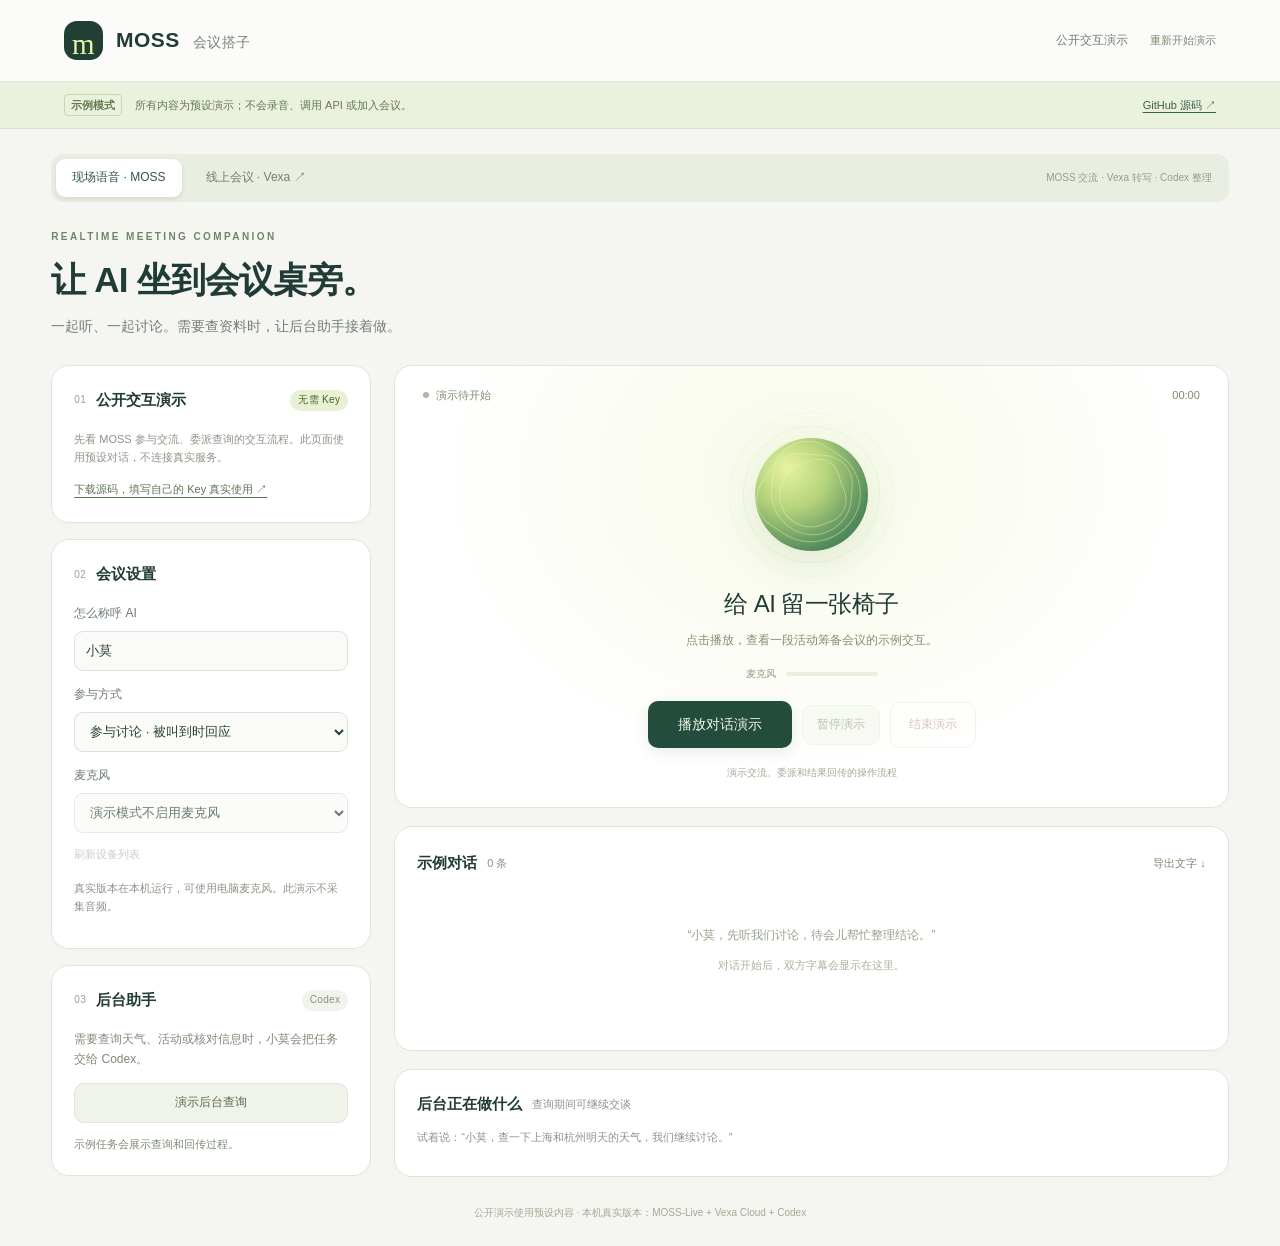
<file: demo/index.html>
<!doctype html>
<html lang="zh-CN">
<head><meta charset="utf-8"><meta name="viewport" content="width=device-width,initial-scale=1"><title>MOSS · 会议搭子</title><link rel="stylesheet" href="./style.css"></head>
<body>
  <header><div class="brand"><span class="brand-mark">m</span><span>MOSS<span class="brand-sub">会议搭子</span></span></div><div class="header-right"><span class="local-tag">公开交互演示</span><button class="text-button" id="shutdown">重新开始演示</button></div></header><div class="demo-banner"><strong>示例模式</strong><span>所有内容为预设演示；不会录音、调用 API 或加入会议。</span><a href="https://github.com/kechangyuan3/-ai" target="_blank" rel="noopener noreferrer">GitHub 源码 ↗</a></div>
  <main>
    <nav class="service-nav" aria-label="会议方式"><a href="./index.html" aria-current="page">现场语音 · MOSS</a><a href="./vexa.html">线上会议 · Vexa ↗</a><span>MOSS 交流 · Vexa 转写 · Codex 整理</span></nav>
    <section class="intro"><div class="eyebrow">REALTIME MEETING COMPANION</div><h1>让 AI 坐到会议桌旁。</h1><p>一起听、一起讨论。需要查资料时，让后台助手接着做。</p></section>
    <div class="layout">
      <aside>
        <section class="card setup"><div class="section-title"><span class="step">01</span><h2>公开交互演示</h2><span class="badge ready">无需 Key</span></div><p class="muted small">先看 MOSS 参与交流、委派查询的交互流程。此页面使用预设对话，不连接真实服务。</p><a href="https://github.com/kechangyuan3/-ai#本地真实使用" target="_blank" rel="noopener noreferrer">下载源码，填写自己的 Key 真实使用 ↗</a></section>
        <section class="card"><div class="section-title"><span class="step">02</span><h2>会议设置</h2></div><label for="nickname">怎么称呼 AI</label><input id="nickname" value="小莫" maxlength="20"><label for="mode">参与方式</label><select id="mode"><option value="participate">参与讨论 · 被叫到时回应</option><option value="listen">安静旁听 · 被叫到时总结</option></select><label for="microphone">麦克风</label><select id="microphone" disabled><option value="">演示模式不启用麦克风</option></select><button id="refresh-devices" disabled class="text-button refresh">刷新设备列表</button><p class="muted small">真实版本在本机运行，可使用电脑麦克风。此演示不采集音频。</p></section>
        <section class="card backend"><div class="section-title"><span class="step">03</span><h2>后台助手</h2><span class="badge" id="backend-badge">Codex</span></div><p>需要查询天气、活动或核对信息时，小莫会把任务交给 Codex。</p><button id="test-backend" class="secondary full">演示后台查询</button><p id="backend-message" class="feedback" role="status">示例任务会展示查询和回传过程。</p></section>
      </aside>
      <div class="main-column">
        <section class="card meeting" id="meeting-panel"><div class="meeting-top"><div><span class="live-dot" id="live-dot"></span><span id="connection-label">演示待开始</span></div><time id="duration">00:00</time></div><div class="orb-wrap"><div class="orb" id="orb"><span></span><span></span><span></span></div></div><h2 id="meeting-title">给 AI 留一张椅子</h2><p id="meeting-subtitle">点击播放，查看一段活动筹备会议的示例交互。</p><div class="sound-level"><span>麦克风</span><meter id="mic-level" min="0" max="1" value="0"></meter></div><div class="controls"><button id="start" class="primary">播放对话演示</button><button id="mute" class="secondary" disabled>暂停演示</button><button id="stop" class="danger" disabled>结束演示</button></div><p class="live-hint">演示交流、委派和结果回传的操作流程</p><div id="notice" class="notice" role="status" hidden></div></section>
        <section class="card transcript-card"><div class="section-title"><h2>示例对话</h2><span id="transcript-count" class="muted small">0 条</span><button id="export" class="text-button push-right">导出文字 ↓</button></div><div id="transcript" aria-live="polite"><div class="empty" id="empty"><span>“小莫，先听我们讨论，待会儿帮忙整理结论。”</span><p>对话开始后，双方字幕会显示在这里。</p></div></div></section>
        <section class="card tasks-card"><div class="section-title"><h2>后台正在做什么</h2><span class="muted small">查询期间可继续交谈</span></div><div id="tasks"><p class="muted small" id="tasks-empty">试着说：“小莫，查一下上海和杭州明天的天气，我们继续讨论。”</p></div></section>
      </div>
    </div>
    <footer>公开演示使用预设内容 · 本机真实版本：MOSS-Live + Vexa Cloud + Codex</footer>
  </main>
  <script type="module" src="./demo-moss.js"></script>
</body>
</html>
</file>
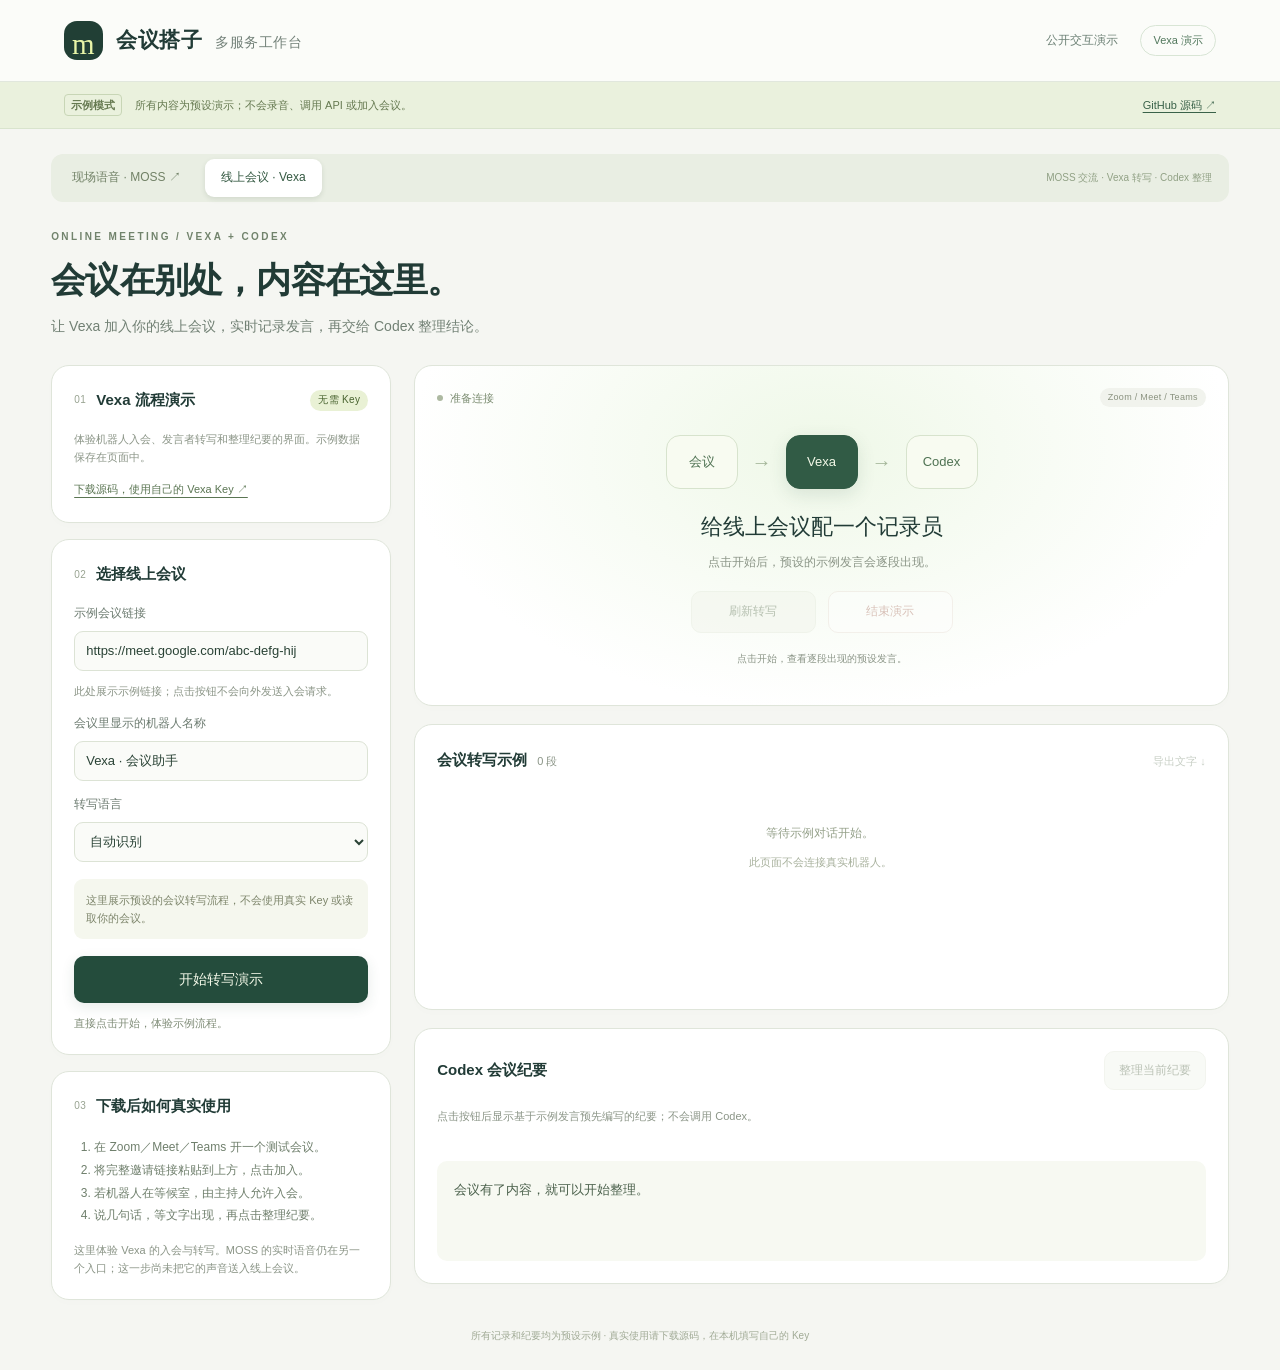
<file: demo/vexa.html>
<!doctype html>
<html lang="zh-CN">
<head><meta charset="utf-8"><meta name="viewport" content="width=device-width,initial-scale=1"><title>Vexa · 线上会议</title><link rel="stylesheet" href="./style.css"><link rel="stylesheet" href="./vexa.css"></head>
<body>
  <header><div class="brand"><span class="brand-mark">m</span><span>会议搭子<span class="brand-sub">多服务工作台</span></span></div><div class="header-right"><span class="local-tag">公开交互演示</span><span class="cloud-label">Vexa 演示</span></div></header><div class="demo-banner"><strong>示例模式</strong><span>所有内容为预设演示；不会录音、调用 API 或加入会议。</span><a href="https://github.com/kechangyuan3/-ai" target="_blank" rel="noopener noreferrer">GitHub 源码 ↗</a></div>
  <main>
    <nav class="service-nav" aria-label="会议方式"><a href="./index.html">现场语音 · MOSS ↗</a><a href="./vexa.html" aria-current="page">线上会议 · Vexa</a><span>MOSS 交流 · Vexa 转写 · Codex 整理</span></nav>
    <section class="intro"><div class="eyebrow">ONLINE MEETING / VEXA + CODEX</div><h1>会议在别处，内容在这里。</h1><p>让 Vexa 加入你的线上会议，实时记录发言，再交给 Codex 整理结论。</p></section>
    <div class="layout vexa-layout">
      <aside>
        <section class="card setup"><div class="section-title"><span class="step">01</span><h2>Vexa 流程演示</h2><span class="badge ready">无需 Key</span></div><p class="muted small">体验机器人入会、发言者转写和整理纪要的界面。示例数据保存在页面中。</p><a href="https://github.com/kechangyuan3/-ai#本地真实使用" target="_blank" rel="noopener noreferrer">下载源码，使用自己的 Vexa Key ↗</a></section>
        <section class="card"><div class="section-title"><span class="step">02</span><h2>选择线上会议</h2></div><label for="meeting-url">示例会议链接</label><input id="meeting-url" value="https://meet.google.com/abc-defg-hij" type="url" autocomplete="off" placeholder="https://…" spellcheck="false"><p class="muted small">此处展示示例链接；点击按钮不会向外发送入会请求。</p><label for="bot-name">会议里显示的机器人名称</label><input id="bot-name" value="Vexa · 会议助手" maxlength="60"><label for="vexa-language">转写语言</label><select id="vexa-language"><option value="">自动识别</option><option value="zh">中文</option><option value="en">英文</option></select><p class="consent-note">这里展示预设的会议转写流程，不会使用真实 Key 或读取你的会议。</p><button id="vexa-start" class="primary full">开始转写演示</button><p class="feedback" id="vexa-action-message" role="status">直接点击开始，体验示例流程。</p></section>
        <section class="card how-card"><div class="section-title"><span class="step">03</span><h2>下载后如何真实使用</h2></div><ol><li>在 Zoom／Meet／Teams 开一个测试会议。</li><li>将完整邀请链接粘贴到上方，点击加入。</li><li>若机器人在等候室，由主持人允许入会。</li><li>说几句话，等文字出现，再点击整理纪要。</li></ol><p class="muted small">这里体验 Vexa 的入会与转写。MOSS 的实时语音仍在另一个入口；这一步尚未把它的声音送入线上会议。</p></section>
      </aside>
      <div class="main-column">
        <section class="card vexa-connection"><div class="meeting-top"><div><span class="live-dot" id="vexa-live-dot"></span><span id="vexa-status">准备连接</span></div><span class="badge">Zoom / Meet / Teams</span></div><div class="connection-graphic" aria-hidden="true"><span>会议</span><i>→</i><span>Vexa</span><i>→</i><span>Codex</span></div><h2 id="vexa-title">给线上会议配一个记录员</h2><p class="muted" id="vexa-description">点击开始后，预设的示例发言会逐段出现。</p><div class="vexa-controls"><button id="vexa-refresh" class="secondary" disabled>刷新转写</button><button id="vexa-stop" class="danger" disabled>结束演示</button></div><p class="muted small" id="vexa-sync">点击开始，查看逐段出现的预设发言。</p><div class="notice" id="vexa-notice" role="status" hidden></div></section>
        <section class="card transcript-card"><div class="section-title"><h2>会议转写示例</h2><span class="muted small" id="vexa-count">0 段</span><button id="vexa-export" class="text-button push-right" disabled>导出文字 ↓</button></div><div id="vexa-transcript" aria-live="polite"><div class="empty"><span>等待示例对话开始。</span><p>此页面不会连接真实机器人。</p></div></div></section>
        <section class="card summary-card"><div class="section-title"><h2>Codex 会议纪要</h2><button id="vexa-summarize" class="secondary push-right" disabled>整理当前纪要</button></div><p class="muted small">点击按钮后显示基于示例发言预先编写的纪要；不会调用 Codex。</p><p class="feedback" id="vexa-summary-message" role="status"></p><pre id="vexa-summary">会议有了内容，就可以开始整理。</pre></section>
      </div>
    </div>
    <footer>所有记录和纪要均为预设示例 · 真实使用请下载源码，在本机填写自己的 Key</footer>
  </main>
  <script type="module" src="./demo-vexa.js"></script>
</body>
</html>
</file>
<file: demo/style.css>
@font-face{font-family:LocalUI;src:local("Microsoft YaHei UI")}*{box-sizing:border-box}body{margin:0;background:#f5f6f2;color:#213b36;font-family:LocalUI,"Segoe UI",sans-serif;font-size:14px;line-height:1.65}header{height:82px;display:flex;align-items:center;justify-content:space-between;padding:0 5%;border-bottom:1px solid #e1e7dd;background:#fbfcf9}.brand{display:flex;align-items:center;gap:13px;font-size:21px;font-weight:700;letter-spacing:.5px}.brand-mark{display:grid;place-items:center;width:39px;height:39px;border-radius:13px;background:#213f35;color:#e8f5a8;font-family:Georgia,serif;font-size:29px;font-weight:400}.brand-sub{font-size:14px;font-weight:400;margin-left:13px;color:#74827a}.header-right{display:flex;align-items:center;gap:22px}.local-tag{font-size:12px;color:#6c8075}main{max-width:1360px;margin:auto;padding:37px 4% 20px}.eyebrow{font-size:10px;letter-spacing:2.4px;color:#71836c;font-weight:700}.intro h1{font-size:35px;letter-spacing:-.8px;font-weight:600;margin:6px 0}.intro p{color:#718074;margin:6px 0 27px;font-size:14px}.layout{display:grid;grid-template-columns:320px minmax(0,1fr);gap:23px}aside{display:flex;flex-direction:column;gap:16px}.card{border:1px solid #dfe5da;border-radius:18px;background:#fff;padding:22px;box-shadow:0 3px 10px #2a4b3d03}.section-title{display:flex;align-items:center;gap:10px;margin-bottom:17px}.section-title h2{font-size:15px;font-weight:600;margin:0}.step{font-size:10px;letter-spacing:.5px;color:#98a391}.badge{font-size:10px;letter-spacing:.3px;padding:2px 8px;border-radius:20px;background:#f1f3ed;color:#89917e;margin-left:auto;white-space:nowrap}.badge.ready{background:#e9f1d5;color:#46612d}label{display:block;font-size:12px;color:#6c7b70;margin:14px 0 7px}input,select{width:100%;height:40px;border:1px solid #dce3d5;border-radius:9px;padding:0 11px;font:inherit;font-size:13px;color:#294235;background:#fafbf8;outline:none}input:focus,select:focus{border-color:#739365;box-shadow:0 0 0 3px #91ac651c}.key-line{display:flex;gap:7px}.key-line input{min-width:0}.key-line button{flex-shrink:0}.muted{color:#8b9587}.small{font-size:11px}.setup a{font-size:11px;color:#5a7552;text-underline-offset:4px}.feedback{font-size:11px;margin:11px 0 0;color:#7f8c77;min-height:17px;overflow-wrap:anywhere}.feedback.error{color:#b95747}.feedback.ok{color:#4b7a3c}.backend p{font-size:12px;color:#7e8b78;margin:0 0 14px}.backend .feedback{margin:12px 0 0;font-size:11px}button{font:inherit;font-size:12px;border:0;border-radius:10px;cursor:pointer;transition:background .15s,transform .15s}button:hover:not(:disabled){transform:translateY(-1px)}button:disabled{cursor:default;opacity:.4}.text-button{padding:5px 0;background:transparent;color:#778970;font-size:11px}.refresh{margin-top:7px}.secondary{padding:9px 14px;background:#f0f3e9;color:#54694a;border:1px solid #e0e6d7}.secondary:hover:not(:disabled){background:#e5edda}.primary{padding:12px 30px;background:#244c3c;color:#f4f9e9;font-size:14px;box-shadow:0 4px 14px #224d3b1c}.primary:hover:not(:disabled){background:#326048}.danger{padding:12px 18px;background:#fff;color:#aa6c5e;border:1px solid #e9ddd6}.full{width:100%}.push-right{margin-left:auto}.main-column{display:flex;flex-direction:column;gap:18px;min-width:0}.meeting{background:radial-gradient(ellipse at 50% 25%,#f6fae8 0%,#fff 64%);min-height:426px;text-align:center;padding:20px 28px 25px}.meeting-top{display:flex;align-items:center;justify-content:space-between;font-size:11px;color:#7c8d72}.meeting-top>div{display:flex;gap:7px;align-items:center}.live-dot{width:6px;height:6px;border-radius:100%;background:#adb9a1}.live-dot.active{background:#5a8b3a;box-shadow:0 0 0 4px #8fb46122}time{font-variant-numeric:tabular-nums}.orb-wrap{height:180px;display:grid;place-items:center}.orb{width:113px;height:113px;border-radius:100%;position:relative;background:radial-gradient(circle at 28% 26%,#e6f3a0 0%,#b7d57b 35%,#5d9161 75%,#3d785b 100%);box-shadow:inset -8px -10px 30px #1b644331,0 14px 38px #8fa85a33}.orb:before{content:"";position:absolute;inset:-12px;border:1px solid #a3b67420;border-radius:100%}.orb:after{content:"";position:absolute;inset:-26px;border:1px solid #b7c39716;border-radius:100%}.orb span{position:absolute;inset:8px;border-radius:43% 57% 62% 38%;border:1px solid #eaf7bd66;transform:rotate(34deg)}.orb span:nth-child(2){inset:16px;transform:rotate(94deg)}.orb span:nth-child(3){inset:24px;transform:rotate(160deg)}.orb.listening{animation:breathe 4s ease-in-out infinite}.orb.speaking{animation:breathe 1.1s ease-in-out infinite}.orb.connecting{animation:breathe 1.6s ease-in-out infinite;opacity:.65}@keyframes breathe{50%{transform:scale(1.07);box-shadow:inset -8px -10px 30px #1b644331,0 14px 55px #8fa85a66}}.meeting h2{font-size:24px;font-weight:500;margin:0 0 7px;letter-spacing:-.5px}.meeting>p{font-size:12px;color:#829071;margin:0}.sound-level{display:flex;justify-content:center;align-items:center;gap:10px;margin:15px 0 19px;font-size:10px;color:#8f9a84}meter{width:92px;height:7px;border:0}meter::-webkit-meter-bar{background:#e9eedf;border:0;border-radius:6px}meter::-webkit-meter-optimum-value{background:#8da958}.controls{display:flex;justify-content:center;align-items:center;gap:10px}.meeting .live-hint{font-size:10px;color:#a2aa98;margin-top:17px}.notice{margin-top:15px;padding:10px 15px;text-align:left;background:#fff4e7;color:#9b7246;border-radius:9px;font-size:12px}.transcript-card{min-height:225px}.transcript-card .section-title{margin-bottom:12px}#transcript{max-height:360px;overflow:auto;scroll-behavior:smooth}.empty{padding:37px 14px;text-align:center;color:#95a18a;font-size:12px}.empty p{font-size:11px;color:#a8b19d;margin:10px 0 0}.message{display:flex;gap:13px;padding:14px 0;border-top:1px solid #f0f3eb}.avatar{display:grid;place-items:center;flex-shrink:0;width:29px;height:29px;border-radius:9px;background:#f0f3e8;color:#7e8f6e;font-size:10px}.message.ai .avatar{background:#e9f0d2;color:#5f7d40}.message-main{min-width:0;flex:1}.message-meta{font-size:10px;color:#9ba691;display:flex;justify-content:space-between;gap:10px}.message-text{font-size:13px;color:#4e6047;white-space:pre-wrap;overflow-wrap:anywhere;margin-top:4px}.message.pending .message-text{color:#8d9b7b}.tasks-card{padding-bottom:19px}.tasks-card .section-title{margin-bottom:11px}.task{display:flex;gap:10px;padding:10px 0;border-top:1px solid #f0f3eb;font-size:12px}.task-status{font-size:10px;flex-shrink:0;color:#8da476;min-width:48px}.task-title{color:#7c8b6e;overflow-wrap:anywhere}.task.failed .task-status{color:#b36c58}footer{text-align:center;color:#a0aa95;font-size:10px;margin:28px 0 5px}.full-screen-error{padding:70px;text-align:center}@media(max-width:900px){main{padding:25px 22px}.layout{grid-template-columns:280px minmax(0,1fr);gap:14px}.card{padding:17px}.meeting{padding:20px 15px}.controls{gap:6px}.primary{padding:12px 19px}.secondary,.danger{padding:10px 12px}.intro h1{font-size:29px}}@media(max-width:700px){.layout{display:flex;flex-direction:column}.main-column{order:0}aside{order:1}.intro h1{font-size:28px}.header-right .local-tag{display:none}header{height:68px}.meeting{min-height:400px}.orb-wrap{height:160px}}
.service-nav{display:flex;align-items:center;gap:8px;margin:0 0 27px;padding:5px;background:#e9eee3;border-radius:12px;width:100%}.service-nav a{padding:9px 16px;border-radius:9px;color:#718166;text-decoration:none;font-size:12px;white-space:nowrap}.service-nav a[aria-current="page"]{background:#fff;color:#335841;box-shadow:0 2px 5px #2c4b3020}.service-nav>span{margin-left:auto;padding-right:12px;color:#91a185;font-size:10px}@media(max-width:750px){.service-nav>span{display:none}}@media(max-width:420px){.service-nav a{font-size:11px;padding:9px 10px}}

.demo-banner{display:flex;align-items:center;gap:13px;padding:12px 5%;background:#eaf1dd;border-bottom:1px solid #d9e4cd;color:#657950;font-size:11px}.demo-banner strong{font-size:11px;border:1px solid #c8d6b6;border-radius:4px;padding:1px 6px;white-space:nowrap}.demo-banner a{margin-left:auto;white-space:nowrap;color:#3a6249;text-underline-offset:3px}.demo-banner+main{padding-top:25px}@media(max-width:650px){.demo-banner{flex-wrap:wrap;gap:7px}.demo-banner span{flex:1;font-size:10px}.demo-banner a{margin-left:0;width:100%}}
</file>
<file: demo/vexa.css>
.vexa-layout{grid-template-columns:340px minmax(0,1fr)}.cloud-label{font-size:11px;color:#52785d;border:1px solid #d8e5d5;padding:5px 12px;border-radius:20px}.account-links{display:flex;align-items:center;justify-content:space-between;gap:8px;margin-top:12px}.account-links .text-button{font-size:10px}.consent-note{padding:12px;background:#f5f7ee;border-radius:9px;font-size:11px;color:#7d856b;margin:17px 0}.how-card ol{padding-left:20px;font-size:12px;color:#6f7f6c;line-height:1.9;margin:0}.how-card p{margin:14px 0 0}.vexa-connection{text-align:center;background:radial-gradient(ellipse at 50% 25%,#eff8e8 0%,#fff 72%);min-height:320px}.vexa-connection h2{font-size:22px;margin:14px 0 5px;font-weight:500}.vexa-connection>p{font-size:12px;margin:8px 0 15px}.connection-graphic{display:flex;align-items:center;justify-content:center;gap:14px;margin:28px 0 20px}.connection-graphic span{display:grid;place-items:center;width:72px;height:54px;border-radius:14px;border:1px solid #d7e3cd;background:#f8fbf1;color:#4f7253;font-size:13px}.connection-graphic span:nth-of-type(2){background:#315b45;color:#f3f9e8;border-color:#315b45;box-shadow:0 6px 18px #315b4520}.connection-graphic i{font-size:20px;font-style:normal;color:#a6b89b}.vexa-controls{display:flex;justify-content:center;gap:12px;margin:18px 0}.vexa-controls button{min-width:125px;padding:10px 18px}.vexa-controls+.small{font-size:10px}#vexa-transcript{min-height:200px;max-height:430px;overflow:auto;padding-right:3px}.segment{border-bottom:1px solid #edf0e7;padding:12px 0}.segment:first-child{padding-top:0}.segment:last-child{border:0}.segment-meta{display:flex;gap:10px;align-items:center;color:#537448;font-size:11px}.segment-time{color:#9ba58f;font-variant-numeric:tabular-nums}.segment-draft{font-size:10px;color:#a58b5c;background:#faf5e7;padding:0 6px;border-radius:3px}.segment p{margin:4px 0 0;color:#465b49;line-height:1.8;font-size:13px;white-space:pre-wrap;overflow-wrap:anywhere}#vexa-summary{font:inherit;font-size:13px;line-height:1.85;white-space:pre-wrap;overflow-wrap:anywhere;color:#4b614c;background:#f7f9f2;padding:17px;border-radius:10px;margin:12px 0 0;min-height:100px}.summary-card .section-title{flex-wrap:wrap}.summary-card>p{margin:6px 0}.vexa-connection .notice{margin-top:10px}.vexa-connection .meeting-top{text-align:left}.vexa-connection .meeting-top .badge{font-size:9px}
@media(max-width:850px){.vexa-layout{grid-template-columns:1fr}.vexa-layout aside{display:grid;grid-template-columns:1fr 1fr;gap:14px}.vexa-layout .how-card{grid-column:1/-1}}@media(max-width:560px){.vexa-layout aside{display:flex}.cloud-label{display:none}.vexa-controls{flex-wrap:wrap}.connection-graphic{gap:9px}.connection-graphic span{width:62px}.vexa-connection h2{font-size:20px}}
</file>
